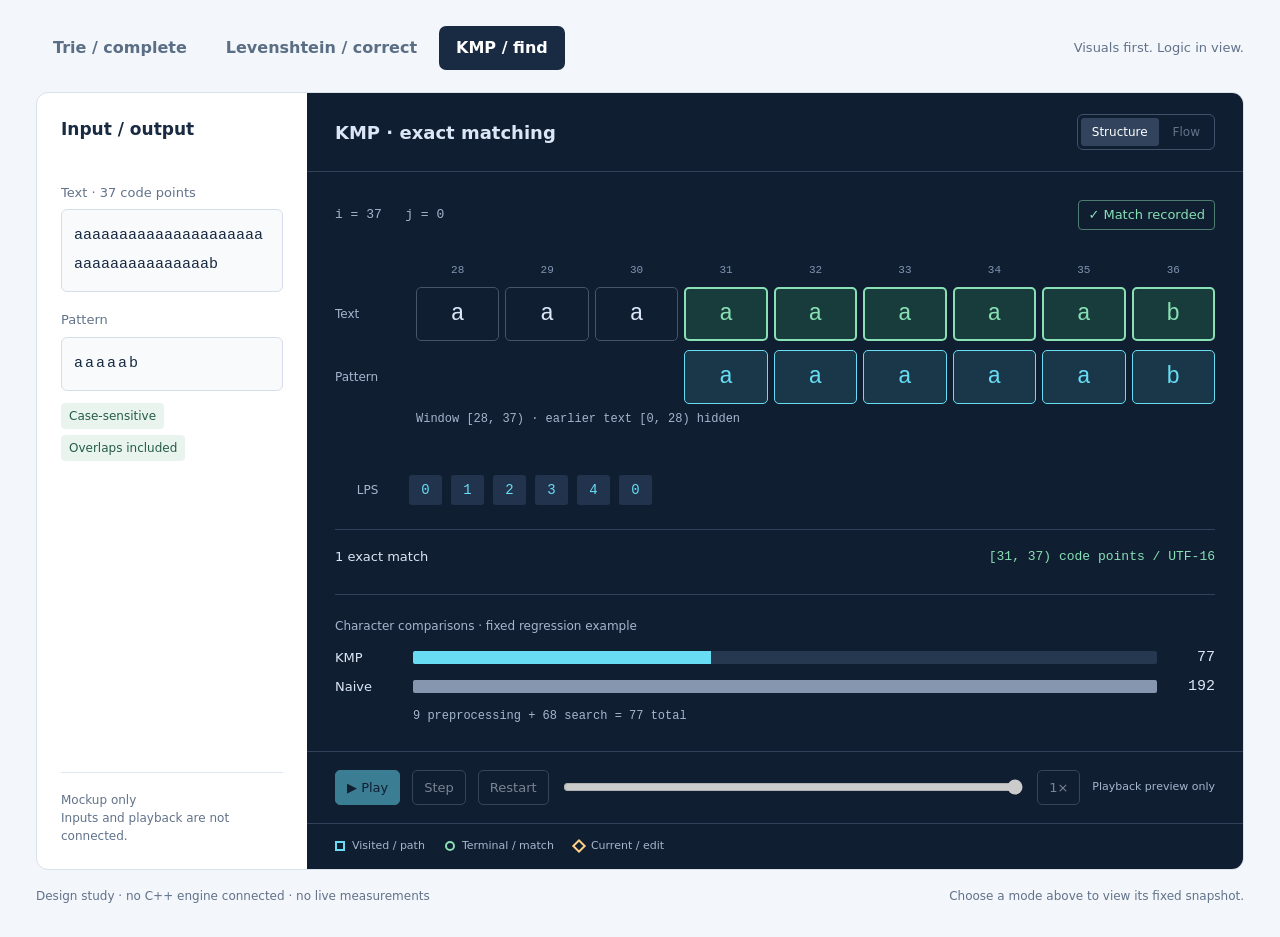
<file: .superpowers/brainstorm/visual-preview/content/index.html>
<!DOCTYPE html>
<html lang="en">
<head>
<meta charset="utf-8">
<meta name="viewport" content="width=device-width, initial-scale=1">
<title>SmartAutocomplete — visual study</title>
<style>
:root{color-scheme:light;--paper:#f3f6fa;--ink:#192b42;--muted:#61728a;--canvas:#101e32;--line:#314159;--cyan:#67dcf3;--green:#88e0b4;--amber:#ffd185}
*{box-sizing:border-box}body{margin:0;background:var(--paper);color:var(--ink);font:16px/1.5 system-ui,sans-serif}button,input{font:inherit}button{cursor:pointer}button:disabled{cursor:not-allowed;opacity:.5}button:focus-visible,a:focus-visible,input:focus-visible{outline:3px solid #1385b5;outline-offset:4px}header{padding:22px 36px;display:flex;align-items:center;justify-content:space-between;gap:16px;border-bottom:1px solid #d9e1eb;background:white}.brand{display:flex;align-items:center;gap:12px;font-weight:700;letter-spacing:-.5px;font-size:20px}.brand svg{width:32px;height:32px}.preview{font-size:13px;color:#58677b;border:1px solid #d9e1eb;border-radius:6px;padding:6px 10px}main{max-width:1560px;margin:auto;padding:26px 36px 32px}.toolbar{display:flex;align-items:center;justify-content:space-between;gap:20px;margin-bottom:22px}.tabs{display:flex;gap:5px;flex-wrap:wrap}.tabs button{border:0;color:#5a6e85;background:transparent;padding:10px 17px;border-radius:7px;font-weight:650}.tabs button[aria-pressed=true]{background:var(--ink);color:white}.hint{font-size:13px;color:var(--muted)}.workspace{display:grid;grid-template-columns:270px minmax(0,1fr);border:1px solid #d9e1eb;border-radius:12px;overflow:hidden;background:white;min-height:660px}.input-rail{padding:24px;display:flex;flex-direction:column;gap:25px}.input-rail h2{font-size:17px;margin:0 0 15px}.field-label{display:block;font-size:13px;color:var(--muted);margin-bottom:7px}.sample{font:15px/1.9 ui-monospace,monospace;border:1px solid #d5deea;padding:12px;border-radius:6px;overflow-wrap:anywhere;min-height:72px;background:#f8fafc}.sample.short{min-height:auto;letter-spacing:2px}.mode-input[hidden],.view[hidden]{display:none}.pills{display:flex;gap:6px;flex-wrap:wrap;margin-top:12px}.pills span{font-size:12px;border-radius:4px;background:#e9f4ef;color:#245c47;padding:4px 8px}.rail-foot{margin-top:auto;border-top:1px solid #e0e6ef;padding-top:18px;font-size:12px;color:var(--muted)}.stage{background:var(--canvas);color:#dbe7f6;min-width:0;display:flex;flex-direction:column}.stage-head{padding:21px 28px;border-bottom:1px solid var(--line);display:flex;align-items:center;justify-content:space-between;gap:12px}.stage-head h1{font-size:18px;font-weight:600;margin:0}.switch{border:1px solid #42516a;border-radius:6px;padding:3px;display:flex;gap:3px}.switch button{background:none;color:#b6c5d9;border:0;padding:5px 11px;font-size:12px;border-radius:3px}.switch .selected{background:#31435d;color:white}.view{padding:28px;flex:1;min-width:0}.scene-top{display:flex;align-items:center;justify-content:space-between;gap:15px;margin-bottom:32px;font-size:13px;color:#a5b6cd}.status{border:1px solid #4e7e72;color:var(--green);padding:4px 9px;border-radius:4px}.mono{font-family:ui-monospace,SFMono-Regular,Consolas,monospace}.scroll{overflow-x:auto;padding-bottom:14px}.char-grid{display:grid;grid-template-columns:75px repeat(9,minmax(42px,1fr));min-width:540px;gap:6px;align-items:center}.char-grid+.char-grid{margin-top:9px}.row-name{font:12px system-ui,sans-serif;color:#a5b6cd}.index{text-align:center;font-size:11px;color:#8095b1}.cell{height:54px;display:grid;place-items:center;border:1px solid #45546b;border-radius:5px;font:23px ui-monospace,monospace}.cell.match{border:2px solid var(--green);color:var(--green);background:#183c3b}.cell.pattern{border-color:var(--cyan);color:var(--cyan);background:#193749}.offset{font:12px ui-monospace,monospace;color:#a5b6cd;margin:8px 0 0 81px}.lps{display:flex;gap:9px;align-items:center;margin:35px 0 24px;font-size:12px;color:#a5b6cd}.lps span{display:inline-grid;place-items:center;width:33px;height:30px;background:#22344d;color:var(--cyan);border-radius:3px;font:14px ui-monospace,monospace}.result-line{display:flex;justify-content:space-between;gap:12px;flex-wrap:wrap;border-top:1px solid var(--line);padding-top:17px;font-size:13px}.result-line strong{font-weight:500;color:var(--green)}.analytics{border-top:1px solid var(--line);margin-top:27px;padding-top:22px}.analytics-title{font-size:12px;color:#a5b6cd;margin-bottom:13px}.bar-row{display:grid;grid-template-columns:65px 1fr 45px;align-items:center;gap:13px;margin:10px 0;font-size:13px}.track{height:13px;background:#263750;border-radius:2px;overflow:hidden}.bar{height:100%;background:var(--cyan)}.bar.naive{background:#8696ae}.bar-row strong{text-align:right;font:15px ui-monospace,monospace}.breakdown{font:12px ui-monospace,monospace;color:#a5b6cd;margin:12px 0 0 78px}.playback{padding:18px 28px;display:flex;align-items:center;gap:12px;border-top:1px solid var(--line);flex-wrap:wrap}.playback button{border:1px solid #586c86;border-radius:5px;background:transparent;color:#e1e9f5;padding:7px 11px;font-size:13px}.playback .play{background:var(--cyan);color:var(--canvas);border-color:var(--cyan)}.timeline{flex:1;min-width:100px;accent-color:var(--cyan)}.playback small{color:#a5b6cd;font-size:11px}.legend{display:flex;gap:20px;flex-wrap:wrap;padding:14px 28px;border-top:1px solid var(--line);color:#a5b6cd;font-size:11px}.legend span{display:flex;align-items:center;gap:7px}.legend i{width:10px;height:10px;border:2px solid var(--green);display:inline-block;border-radius:50%}.legend .active{border-color:var(--cyan);border-radius:0}.legend .pending{border-color:var(--amber);border-radius:0;transform:rotate(45deg)}footer{margin-top:17px;font-size:12px;color:var(--muted);display:flex;justify-content:space-between;gap:15px;flex-wrap:wrap}.trie-svg{width:100%;min-width:590px;height:275px}.trie-svg text{font-family:ui-monospace,monospace;text-anchor:middle;fill:#dbe7f6;font-size:14px}.trie-svg circle{fill:#142b40;stroke:var(--cyan);stroke-width:2}.trie-svg path{fill:none;stroke:#516986;stroke-width:2}.trie-svg .walk{stroke:var(--cyan);stroke-width:3}.trie-svg .terminal{stroke:var(--green)}.matrix{border-collapse:separate;border-spacing:5px;margin:0 auto;font:16px ui-monospace,monospace}.matrix th{font-size:13px;font-weight:400;color:#a5b6cd;min-width:31px}.matrix td{width:40px;height:34px;text-align:center;background:#21324a;color:#9caec8;border:1px solid transparent;border-radius:3px}.matrix .path{color:var(--cyan);background:#1b3a4b;border-color:var(--cyan)}.matrix .edit{color:var(--amber);border-color:var(--amber);background:#3e372d}.alignment{display:flex;gap:20px;justify-content:center;font:18px/1.9 ui-monospace,monospace;letter-spacing:8px;margin:24px 0}.alignment b{font-weight:400;color:var(--amber)}.mini-metrics{display:flex;justify-content:space-around;gap:15px;border-top:1px solid var(--line);padding-top:20px;margin-top:20px}.mini-metrics div{display:flex;flex-direction:column;font-size:12px;color:#a5b6cd}.mini-metrics strong{font:25px ui-monospace,monospace;color:var(--cyan);margin-bottom:3px}
@media(min-width:1450px){.view{padding:35px 45px}.cell{height:62px}.workspace{min-height:715px}}
@media(max-width:900px){main{padding:18px}.workspace{grid-template-columns:220px minmax(0,1fr)}.input-rail{padding:18px}.stage-head,.view{padding:20px}.hint{display:none}header{padding:18px}.scene-top{flex-wrap:wrap}.stage-head{flex-wrap:wrap}.breakdown{margin-left:0}}
@media(max-width:680px){.workspace{grid-template-columns:1fr}.input-rail{gap:12px}.input-rail h2{margin-bottom:8px}.mode-input{display:grid;grid-template-columns:1fr 1fr;gap:14px}.rail-foot{display:none}.brand{font-size:17px}.preview{max-width:155px;font-size:11px}.tabs button{padding:9px 11px;font-size:13px}.playback{padding:16px}.legend{padding:14px 18px}.char-grid{min-width:540px}.sample{min-height:60px}.stage-head h1{font-size:16px}}
</style>
</head>
<body>
<main>
<nav class="toolbar" aria-label="Algorithm snapshots"><div class="tabs"><button data-mode="trie" aria-pressed="false">Trie / complete</button><button data-mode="dp" aria-pressed="false">Levenshtein / correct</button><button data-mode="kmp" aria-pressed="true">KMP / find</button></div><span class="hint">Visuals first. Logic in view.</span></nav>
<div class="workspace">
<aside class="input-rail"><h2>Input / output</h2>
<div class="mode-input" data-input="kmp"><div><span class="field-label">Text · 37 code points</span><div class="sample mono">aaaaaaaaaaaaaaaaaaaaaaaaaaaaaaaaaaaab</div></div><div style="margin-top:18px"><span class="field-label">Pattern</span><div class="sample short">aaaaab</div><div class="pills"><span>Case-sensitive</span><span>Overlaps included</span></div></div></div>
<div class="mode-input" data-input="trie" hidden><div><span class="field-label">Active prefix</span><div class="sample short">algor</div></div><div style="margin-top:18px"><span class="field-label">Cached suggestions · equal usage</span><div class="sample">algorithm<br>algorithmic<br>algorithms</div></div></div>
<div class="mode-input" data-input="dp" hidden><div><span class="field-label">Source</span><div class="sample short">kitten</div></div><div style="margin-top:18px"><span class="field-label">Target</span><div class="sample short">sitting</div><div class="pills"><span>Unit-cost edits</span></div></div></div>
<div class="rail-foot">Mockup only<br>Inputs and playback are not connected.</div>
</aside>
<section class="stage" aria-label="Algorithm visualization">
<div class="stage-head"><h1 id="scene-title">KMP · exact matching</h1><div class="switch" aria-label="Planned visualization views"><button class="selected" aria-pressed="true">Structure</button><button disabled title="Flow view is not connected in this mockup">Flow</button></div></div>
<div class="view" data-view="kmp">
<div class="scene-top"><span class="mono">i = 37 &nbsp; j = 0</span><span class="status">✓ Match recorded</span></div>
<div class="scroll" role="region" tabindex="0" aria-label="KMP snapshot showing text offsets 28 to 36">
<div class="char-grid mono"><span></span><span class="index">28</span><span class="index">29</span><span class="index">30</span><span class="index">31</span><span class="index">32</span><span class="index">33</span><span class="index">34</span><span class="index">35</span><span class="index">36</span></div>
<div class="char-grid"><span class="row-name">Text</span><span class="cell">a</span><span class="cell">a</span><span class="cell">a</span><span class="cell match">a</span><span class="cell match">a</span><span class="cell match">a</span><span class="cell match">a</span><span class="cell match">a</span><span class="cell match">b</span></div>
<div class="char-grid"><span class="row-name">Pattern</span><span></span><span></span><span></span><span class="cell pattern">a</span><span class="cell pattern">a</span><span class="cell pattern">a</span><span class="cell pattern">a</span><span class="cell pattern">a</span><span class="cell pattern">b</span></div>
<div class="offset">Window [28, 37) · earlier text [0, 28) hidden</div>
</div>
<div class="lps"><span style="width:65px;background:none;color:#a5b6cd;font:12px system-ui">LPS</span><span>0</span><span>1</span><span>2</span><span>3</span><span>4</span><span>0</span></div>
<div class="result-line"><span>1 exact match</span><strong class="mono">[31, 37) code points / UTF-16</strong></div>
<div class="analytics"><div class="analytics-title">Character comparisons · fixed regression example</div><div class="bar-row"><span>KMP</span><div class="track"><div class="bar" style="width:40.104%"></div></div><strong>77</strong></div><div class="bar-row"><span>Naive</span><div class="track"><div class="bar naive" style="width:100%"></div></div><strong>192</strong></div><div class="breakdown">9 preprocessing + 68 search = 77 total</div></div>
</div>
<div class="view" data-view="trie" hidden>
<div class="scene-top"><span class="mono">prefix = algor</span><span class="status">✓ Prefix found</span></div>
<div class="scroll" role="region" tabindex="0" aria-label="Trie snapshot"><svg class="trie-svg" viewBox="0 0 750 270" role="img" aria-label="Root followed by a, l, g, o, r. The displayed suffixes reach algorithm, algorithmic, and algorithms.">
<defs><marker id="arrow" viewBox="0 0 10 10" refX="9" refY="5" markerWidth="5" markerHeight="5" orient="auto-start-reverse"><path d="M0 0L10 5L0 10" style="fill:#67dcf3;stroke:none"/></marker></defs>
<path class="walk" marker-end="url(#arrow)" d="M49 62H98M130 62H178M210 62H258M290 62H338M370 62H418"/>
<path d="M450 62H497M529 62H576M608 62H657M673 78V133M673 165V217M689 149Q715 149 715 202"/>
<g><circle cx="33" cy="62" r="16"/><text x="33" y="67">0</text><circle cx="114" cy="62" r="16"/><text x="114" y="67">1</text><circle cx="194" cy="62" r="16"/><text x="194" y="67">2</text><circle cx="274" cy="62" r="16"/><text x="274" y="67">3</text><circle cx="354" cy="62" r="16"/><text x="354" y="67">4</text><circle cx="434" cy="62" r="16"/><text x="434" y="67">5</text></g>
<g><text x="74" y="48">a</text><text x="154" y="48">l</text><text x="234" y="48">g</text><text x="314" y="48">o</text><text x="394" y="48">r</text><text x="474" y="48">i</text><text x="553" y="48">t</text><text x="633" y="48">h</text><text x="657" y="111">m</text><text x="657" y="199">i</text><text x="701" y="180">s</text></g>
<circle cx="513" cy="62" r="16" style="stroke:#516986"/><text x="513" y="67">6</text><circle cx="592" cy="62" r="16" style="stroke:#516986"/><text x="592" y="67">7</text><circle cx="673" cy="62" r="16" style="stroke:#516986"/><text x="673" y="67">8</text><circle class="terminal" cx="673" cy="149" r="16"/><text x="673" y="154">9</text><circle cx="673" cy="233" r="16" style="stroke:#516986"/><text x="673" y="238">10</text><circle class="terminal" cx="715" cy="218" r="16"/><text x="715" y="223">12</text>
<path d="M657 233H570"/><text x="612" y="219">c</text><circle class="terminal" cx="554" cy="233" r="16"/><text x="554" y="238">11</text><text x="160" y="155" style="text-anchor:start;fill:#a5b6cd;font:12px system-ui">Fixture dictionary: three displayed words only</text><text x="160" y="180" style="text-anchor:start;fill:#a5b6cd;font:12px system-ui">Gray suffix edges: stored, not traversed</text>
</svg></div>
<div class="result-line"><span>Cache read at node 5</span><strong>3 suggestions · no suffix traversal</strong></div>
<div class="mini-metrics"><div><strong>5</strong>Child lookups</div><div><strong>3</strong>Results copied</div><div><strong>0</strong>Suffix lookups</div></div>
</div>
<div class="view" data-view="dp" hidden>
<div class="scene-top"><span class="mono">kitten / sitting</span><span class="status">✓ Optimal path</span></div>
<div class="scroll" role="region" tabindex="0" aria-label="Levenshtein distance matrix"><table class="matrix" aria-label="Fixed Levenshtein matrix for kitten and sitting"><thead><tr><th scope="col"></th><th scope="col">∅</th><th scope="col">s</th><th scope="col">i</th><th scope="col">t</th><th scope="col">t</th><th scope="col">i</th><th scope="col">n</th><th scope="col">g</th></tr></thead><tbody>
<tr><th scope="row">∅</th><td class="path">0</td><td>1</td><td>2</td><td>3</td><td>4</td><td>5</td><td>6</td><td>7</td></tr>
<tr><th scope="row">k</th><td>1</td><td class="edit">1</td><td>2</td><td>3</td><td>4</td><td>5</td><td>6</td><td>7</td></tr>
<tr><th scope="row">i</th><td>2</td><td>2</td><td class="path">1</td><td>2</td><td>3</td><td>4</td><td>5</td><td>6</td></tr>
<tr><th scope="row">t</th><td>3</td><td>3</td><td>2</td><td class="path">1</td><td>2</td><td>3</td><td>4</td><td>5</td></tr>
<tr><th scope="row">t</th><td>4</td><td>4</td><td>3</td><td>2</td><td class="path">1</td><td>2</td><td>3</td><td>4</td></tr>
<tr><th scope="row">e</th><td>5</td><td>5</td><td>4</td><td>3</td><td>2</td><td class="edit">2</td><td>3</td><td>4</td></tr>
<tr><th scope="row">n</th><td>6</td><td>6</td><td>5</td><td>4</td><td>3</td><td>3</td><td class="path">2</td><td class="edit">3</td></tr>
</tbody></table></div>
<div class="alignment" aria-label="Alignment: substitute k with s, substitute e with i, insert g"><div><b>k</b>itt<b>e</b>n<b>−</b><br><b>s</b>itt<b>i</b>n<b>g</b></div></div>
<div class="mini-metrics"><div><strong>3</strong>Edit distance</div><div><strong>2</strong>Substitutions</div><div><strong>1</strong>Insertion</div></div>
</div>
<div class="playback" aria-label="Planned playback controls, not connected"><button disabled class="play">▶ Play</button><button disabled>Step</button><button disabled>Restart</button><input disabled class="timeline" type="range" value="100" aria-label="Trace progress (mockup)"><button disabled>1×</button><small>Playback preview only</small></div>
<div class="legend"><span><i class="active"></i>Visited / path</span><span><i></i>Terminal / match</span><span><i class="pending"></i>Current / edit</span></div>
</section>
</div>
<footer><span>Design study · no C++ engine connected · no live measurements</span><span>Choose a mode above to view its fixed snapshot.</span></footer>
</main>
<script>
const titles = {trie:'Trie · prefix lookup',dp:'Levenshtein · edit distance',kmp:'KMP · exact matching'};
document.querySelectorAll('[data-mode]').forEach(button => {
  button.addEventListener('click', () => {
    const mode = button.dataset.mode;
    document.querySelectorAll('[data-mode]').forEach(item => item.setAttribute('aria-pressed', String(item === button)));
    document.querySelectorAll('[data-view]').forEach(item => { item.hidden = item.dataset.view !== mode; });
    document.querySelectorAll('[data-input]').forEach(item => { item.hidden = item.dataset.input !== mode; });
    document.getElementById('scene-title').textContent = titles[mode];
  });
});
</script>
</body>
</html>
</file>
